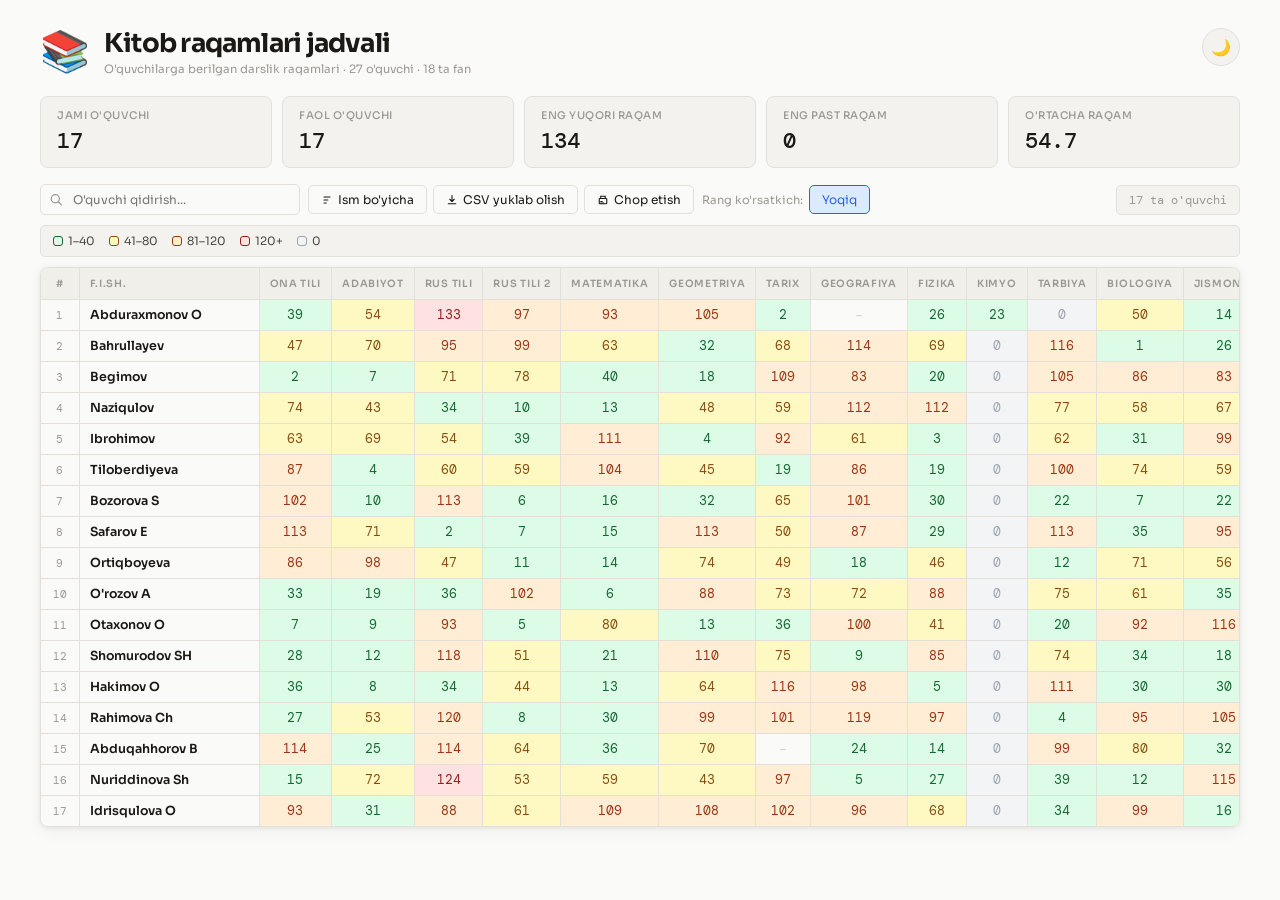
<file: index.html>
<!DOCTYPE html>
<html lang="uz" data-theme="light">
<head>
<meta charset="UTF-8"/>
<meta name="viewport" content="width=device-width, initial-scale=1.0"/>
<title>Kitob raqamlari jadvali</title>
<link href="https://fonts.googleapis.com/css2?family=DM+Mono:wght@400;500&family=Sora:wght@300;400;500;600;700&display=swap" rel="stylesheet"/>
<link rel="stylesheet" href="style.css"/>
</head>
<body>
<div class="page-header">
  <div class="header-left">
    <div class="page-icon">📚</div>
    <div>
      <h1>Kitob raqamlari jadvali</h1>
      <p class="page-meta">O'quvchilarga berilgan darslik raqamlari · 27 o'quvchi · 18 ta fan</p>
    </div>
  </div>
  <button class="theme-toggle" id="themeToggle" title="Mavzuni o'zgartirish">
    <span class="theme-icon">🌙</span>
  </button>
</div>

<!-- STATISTIKA PANELI -->
<div class="stats-bar" id="statsBar">
  <div class="stat-card">
    <span class="stat-label">Jami o'quvchi</span>
    <span class="stat-value" id="statTotal">27</span>
  </div>
  <div class="stat-card">
    <span class="stat-label">Faol o'quvchi</span>
    <span class="stat-value" id="statActive">–</span>
  </div>
  <div class="stat-card">
    <span class="stat-label">Eng yuqori raqam</span>
    <span class="stat-value" id="statMax">–</span>
  </div>
  <div class="stat-card">
    <span class="stat-label">Eng past raqam</span>
    <span class="stat-value" id="statMin">–</span>
  </div>
  <div class="stat-card">
    <span class="stat-label">O'rtacha raqam</span>
    <span class="stat-value" id="statAvg">–</span>
  </div>
</div>

<div class="controls">
  <div class="search-wrap">
    <svg width="13" height="13" fill="none" viewBox="0 0 16 16"><circle cx="6.5" cy="6.5" r="5" stroke="currentColor" stroke-width="1.5"/><path d="M10.5 10.5L14 14" stroke="currentColor" stroke-width="1.5" stroke-linecap="round"/></svg>
    <input type="text" id="search" placeholder="O'quvchi qidirish..."/>
  </div>

  <div class="btn-group">
    <button class="btn" onclick="sortByName()">
      <svg width="12" height="12" viewBox="0 0 16 16" fill="none"><path d="M4 4h8M4 8h5M4 12h3" stroke="currentColor" stroke-width="1.5" stroke-linecap="round"/></svg>
      Ism bo'yicha
    </button>
    <button class="btn" onclick="exportCSV()">
      <svg width="12" height="12" viewBox="0 0 16 16" fill="none"><path d="M8 2v8M5 7l3 3 3-3M3 13h10" stroke="currentColor" stroke-width="1.5" stroke-linecap="round" stroke-linejoin="round"/></svg>
      CSV yuklab olish
    </button>
    <button class="btn" onclick="window.print()">
      <svg width="12" height="12" viewBox="0 0 16 16" fill="none"><rect x="3" y="6" width="10" height="7" rx="1" stroke="currentColor" stroke-width="1.5"/><path d="M5 6V3h6v3M5 10h2M5 12h4" stroke="currentColor" stroke-width="1.5" stroke-linecap="round"/></svg>
      Chop etish
    </button>
  </div>

  <div class="filter-wrap">
    <label class="filter-label">Rang ko'rsatkich:</label>
    <button class="btn btn-toggle active" id="colorToggle" onclick="toggleColor()">
      <span id="colorToggleText">Yoqiq</span>
    </button>
  </div>

  <span class="count-badge" id="count">27 ta o'quvchi</span>
</div>

<!-- COLOR LEGEND -->
<div class="legend" id="legend">
  <span class="legend-item"><span class="legend-dot dot-low"></span>1–40</span>
  <span class="legend-item"><span class="legend-dot dot-mid"></span>41–80</span>
  <span class="legend-item"><span class="legend-dot dot-high"></span>81–120</span>
  <span class="legend-item"><span class="legend-dot dot-top"></span>120+</span>
  <span class="legend-item"><span class="legend-dot dot-zero"></span>0</span>
</div>

<div class="table-wrap">
  <table id="mainTable">
    <thead>
      <tr>
        <th onclick="sortByCol(-1)">#</th>
        <th onclick="sortByCol(-2)">F.I.SH. <span class="sort-arrow" id="arrow-name"></span></th>
        <th onclick="sortByCol(0)">Ona tili <span class="sort-arrow" id="arrow-0"></span></th>
        <th onclick="sortByCol(1)">Adabiyot <span class="sort-arrow" id="arrow-1"></span></th>
        <th onclick="sortByCol(2)">Rus tili <span class="sort-arrow" id="arrow-2"></span></th>
        <th onclick="sortByCol(3)">Rus tili 2 <span class="sort-arrow" id="arrow-3"></span></th>
        <th onclick="sortByCol(4)">Matematika <span class="sort-arrow" id="arrow-4"></span></th>
        <th onclick="sortByCol(5)">Geometriya <span class="sort-arrow" id="arrow-5"></span></th>
        <th onclick="sortByCol(6)">Tarix <span class="sort-arrow" id="arrow-6"></span></th>
        <th onclick="sortByCol(7)">Geografiya <span class="sort-arrow" id="arrow-7"></span></th>
        <th onclick="sortByCol(8)">Fizika <span class="sort-arrow" id="arrow-8"></span></th>
        <th onclick="sortByCol(9)">Kimyo <span class="sort-arrow" id="arrow-9"></span></th>
        <th onclick="sortByCol(10)">Tarbiya <span class="sort-arrow" id="arrow-10"></span></th>
        <th onclick="sortByCol(11)">Biologiya <span class="sort-arrow" id="arrow-11"></span></th>
        <th onclick="sortByCol(12)">Jismoniy <span class="sort-arrow" id="arrow-12"></span></th>
        <th onclick="sortByCol(13)">Harbiya <span class="sort-arrow" id="arrow-13"></span></th>
        <th onclick="sortByCol(14)">Texnologiya <span class="sort-arrow" id="arrow-14"></span></th>
        <th onclick="sortByCol(15)">Axborot <span class="sort-arrow" id="arrow-15"></span></th>
        <th onclick="sortByCol(16)">Oz. tarix <span class="sort-arrow" id="arrow-16"></span></th>
        <th onclick="sortByCol(17)">Yor. tarix <span class="sort-arrow" id="arrow-17"></span></th>
        <th onclick="sortByCol(18)">Jami <span class="sort-arrow" id="arrow-sum"></span></th>
        <th onclick="sortByCol(19)">O'rtacha <span class="sort-arrow" id="arrow-avg"></span></th>
      </tr>
    </thead>
    <tbody id="tbody"></tbody>
  </table>
</div>

<!-- O'QUVCHI PROFIL MODALI -->
<div class="modal-overlay" id="modalOverlay" onclick="closeModal()">
  <div class="modal" onclick="event.stopPropagation()">
    <button class="modal-close" onclick="closeModal()">✕</button>
    <div class="modal-header">
      <div class="modal-avatar" id="modalAvatar"></div>
      <div>
        <h2 class="modal-name" id="modalName"></h2>
        <p class="modal-sub" id="modalSub"></p>
      </div>
    </div>
    <div class="modal-stats" id="modalStats"></div>
    <div class="modal-books" id="modalBooks"></div>
  </div>
</div>

<script src="script.js"></script>
</body>
</html>
</file>
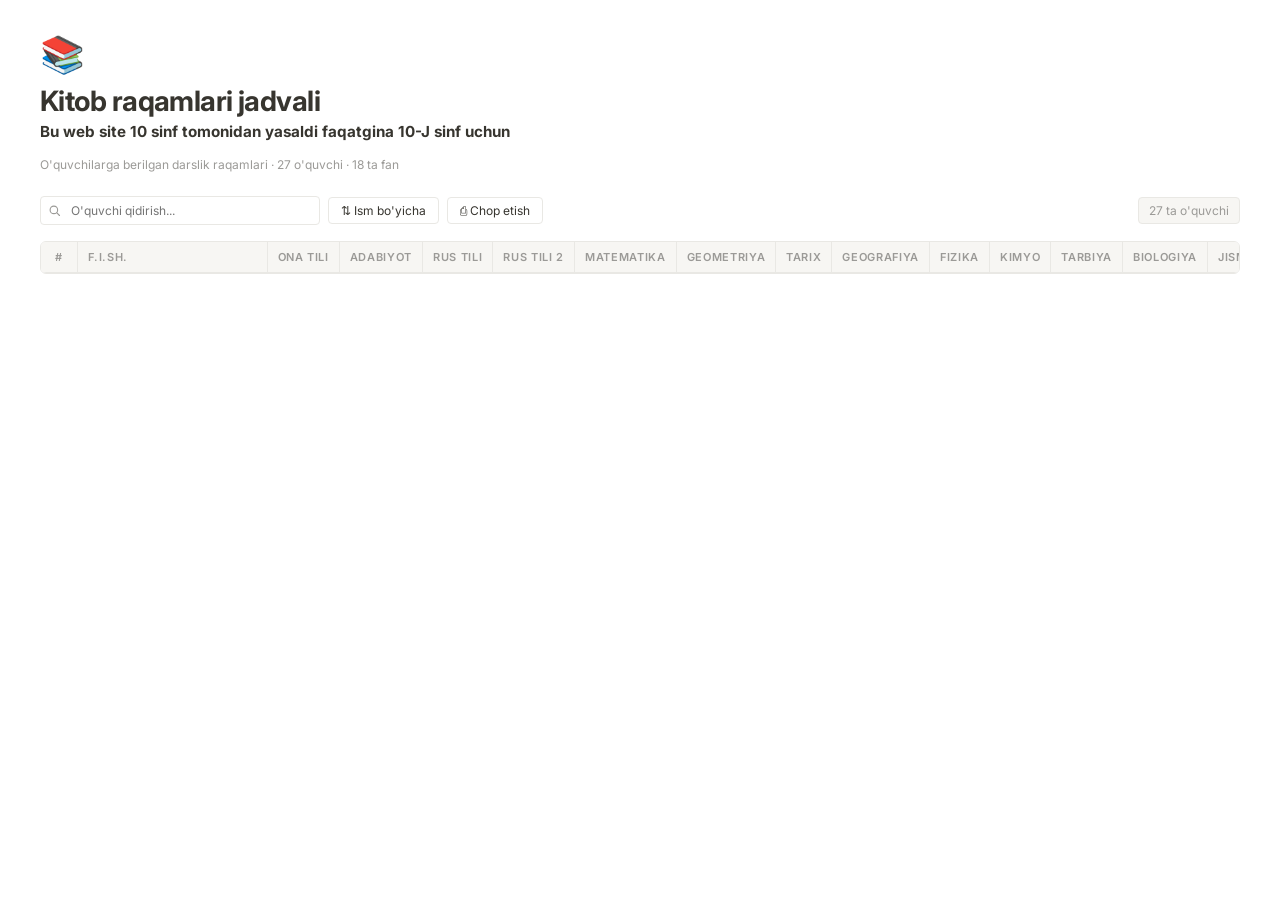
<file: index (4).html>
<!DOCTYPE html>
<html lang="uz">
<head>
<meta charset="UTF-8"/>
<meta name="viewport" content="width=device-width, initial-scale=1.0"/>
<title>Kitob raqamlari jadvali</title>
<link href="https://fonts.googleapis.com/css2?family=Inter:wght@300;400;500;600&display=swap" rel="stylesheet"/>
<link rel="stylesheet" href="style (1).css"/>
</head>
<body>
<div class="page-icon">📚</div>
<h1>Kitob raqamlari jadvali</h1>
  <h3>Bu web site 10 sinf tomonidan yasaldi faqatgina 10-J sinf uchun </h3>
  <br>
<p class="page-meta">O'quvchilarga berilgan darslik raqamlari · 27 o'quvchi · 18 ta fan</p>
<div class="controls">
  <div class="search-wrap">
    <svg width="12" height="12" fill="none" viewBox="0 0 16 16"><circle cx="6.5" cy="6.5" r="5" stroke="currentColor" stroke-width="1.5"/><path d="M10.5 10.5L14 14" stroke="currentColor" stroke-width="1.5" stroke-linecap="round"/></svg>
    <input type="text" id="search" placeholder="O'quvchi qidirish..."/>
  </div>
  <button class="btn" onclick="sortByName()">⇅ Ism bo'yicha</button>
  <button class="btn" onclick="window.print()">⎙ Chop etish</button>
  <span class="count-badge" id="count">27 ta o'quvchi</span>
</div>
<div class="table-wrap">
  <table>
    <thead>
      <tr>
        <th>#</th><th>F.I.SH.</th><th>Ona tili</th><th>Adabiyot</th>
        <th>Rus tili</th><th>Rus tili 2</th><th>Matematika</th><th>Geometriya</th>
        <th>Tarix</th><th>Geografiya</th><th>Fizika</th><th>Kimyo</th>
        <th>Tarbiya</th><th>Biologiya</th><th>Jismoniy</th><th>Harbiya</th>
        <th>Texnologiya</th><th>Axborot</th><th>Oz. tarix</th><th>Yor. tarix</th>
      </tr>
    </thead>
    <tbody id="tbody"></tbody>
  </table>
</div>
<script src="script.js"></script>
</body>
</html>
</file>
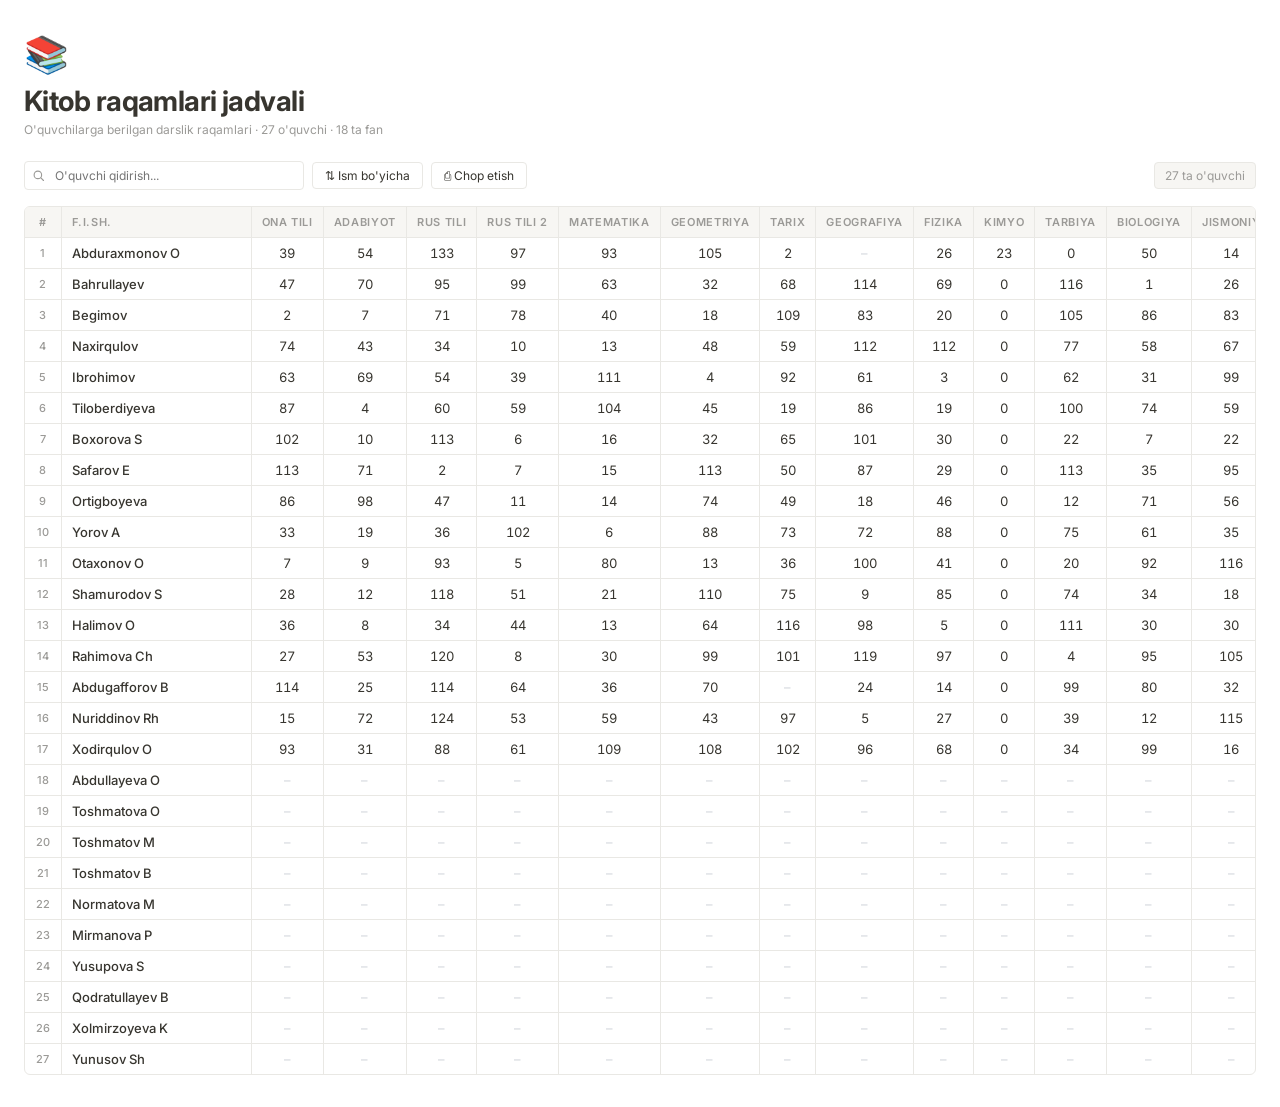
<file: students-table (2).html>
<!DOCTYPE html>
<html lang="uz">

<head>
  <meta charset="UTF-8" />
  <meta name="viewport" content="width=device-width, initial-scale=1.0" />
  <title>Kitob raqamlari jadvali</title>
  <link href="https://fonts.googleapis.com/css2?family=Inter:wght@300;400;500;600&display=swap" rel="stylesheet" />
  <style>
    * {
      box-sizing: border-box;
      margin: 0;
      padding: 0
    }

    :root {
      --bg: #fff;
      --surface: #f7f6f3;
      --border: #e9e8e4;
      --text: #37352f;
      --muted: #9b9a97;
      --hover: #f1f0ed;
      --head-bg: #f7f6f3
    }

    body {
      font-family: 'Inter', sans-serif;
      background: var(--bg);
      color: var(--text);
      font-size: 13px;
      padding: 32px 24px;
      min-height: 100vh
    }

    .page-icon {
      font-size: 36px;
      margin-bottom: 8px
    }

    h1 {
      font-size: 28px;
      font-weight: 700;
      letter-spacing: -.02em;
      margin-bottom: 4px
    }

    .page-meta {
      color: var(--muted);
      font-size: 12px;
      margin-bottom: 24px
    }

    .controls {
      display: flex;
      gap: 8px;
      margin-bottom: 16px;
      flex-wrap: wrap;
      align-items: center
    }

    .search-wrap {
      position: relative;
      flex: 1;
      min-width: 180px;
      max-width: 280px
    }

    .search-wrap input {
      width: 100%;
      padding: 6px 10px 6px 30px;
      border: 1px solid var(--border);
      border-radius: 4px;
      font-family: inherit;
      font-size: 12px;
      background: var(--bg);
      color: var(--text);
      outline: none
    }

    .search-wrap input:focus {
      border-color: #a8a29e
    }

    .search-wrap svg {
      position: absolute;
      left: 9px;
      top: 50%;
      transform: translateY(-50%);
      color: var(--muted)
    }

    .btn {
      padding: 5px 12px;
      border: 1px solid var(--border);
      border-radius: 4px;
      font-size: 12px;
      font-family: inherit;
      background: var(--bg);
      color: var(--text);
      cursor: pointer;
      display: flex;
      align-items: center;
      gap: 5px;
      transition: background .15s
    }

    .btn:hover {
      background: var(--hover)
    }

    .count-badge {
      background: var(--surface);
      border: 1px solid var(--border);
      border-radius: 4px;
      padding: 5px 10px;
      font-size: 12px;
      color: var(--muted);
      margin-left: auto
    }

    .table-wrap {
      overflow-x: auto;
      border: 1px solid var(--border);
      border-radius: 6px
    }

    table {
      width: 100%;
      border-collapse: collapse;
      min-width: 1400px
    }

    thead tr {
      background: var(--head-bg)
    }

    th {
      padding: 8px 10px;
      text-align: center;
      font-size: 11px;
      font-weight: 600;
      color: var(--muted);
      text-transform: uppercase;
      letter-spacing: .06em;
      border-bottom: 1px solid var(--border);
      border-right: 1px solid var(--border);
      white-space: nowrap;
      position: sticky;
      top: 0;
      background: var(--head-bg);
      z-index: 2
    }

    th:first-child {
      text-align: center;
      min-width: 36px;
      position: sticky;
      left: 0;
      z-index: 3;
      background: var(--head-bg)
    }

    th:nth-child(2) {
      text-align: left;
      min-width: 190px;
      position: sticky;
      left: 36px;
      z-index: 3;
      background: var(--head-bg)
    }

    th:last-child {
      border-right: none
    }

    tbody tr {
      border-bottom: 1px solid var(--border);
      transition: background .1s
    }

    tbody tr:last-child {
      border-bottom: none
    }

    tbody tr:hover {
      background: var(--hover)
    }

    td {
      padding: 7px 10px;
      text-align: center;
      border-right: 1px solid var(--border);
      font-size: 13px;
      white-space: nowrap
    }

    td:first-child {
      font-size: 11px;
      color: var(--muted);
      font-weight: 500;
      position: sticky;
      left: 0;
      background: inherit;
      z-index: 1
    }

    td:nth-child(2) {
      text-align: left;
      font-weight: 500;
      position: sticky;
      left: 36px;
      background: inherit;
      z-index: 1
    }

    td:last-child {
      border-right: none
    }

    .num {
      font-variant-numeric: tabular-nums;
      color: var(--text)
    }

    .empty {
      color: #d1d5db
    }

    @media print {
      .controls {
        display: none
      }

      .table-wrap {
        border: none
      }

      th,
      td {
        font-size: 10px;
        padding: 4px 6px
      }
    }
  </style>
</head>

<body>

  <div class="page-icon">📚</div>
  <h1>Kitob raqamlari jadvali</h1>
  <p class="page-meta">O'quvchilarga berilgan darslik raqamlari · 27 o'quvchi · 18 ta fan</p>

  <div class="controls">
    <div class="search-wrap">
      <svg width="12" height="12" fill="none" viewBox="0 0 16 16">
        <circle cx="6.5" cy="6.5" r="5" stroke="currentColor" stroke-width="1.5" />
        <path d="M10.5 10.5L14 14" stroke="currentColor" stroke-width="1.5" stroke-linecap="round" />
      </svg>
      <input type="text" id="search" placeholder="O'quvchi qidirish..." />
    </div>
    <button class="btn" onclick="sortByName()">⇅ Ism bo'yicha</button>
    <button class="btn" onclick="window.print()">⎙ Chop etish</button>
    <span class="count-badge" id="count">27 ta o'quvchi</span>
  </div>

  <div class="table-wrap">
    <table id="mainTable">
      <thead>
        <tr>
          <th>#</th>
          <th>F.I.SH.</th>
          <th>Ona tili</th>
          <th>Adabiyot</th>
          <th>Rus tili</th>
          <th>Rus tili 2</th>
          <th>Matematika</th>
          <th>Geometriya</th>
          <th>Tarix</th>
          <th>Geografiya</th>
          <th>Fizika</th>
          <th>Kimyo</th>
          <th>Tarbiya</th>
          <th>Biologiya</th>
          <th>Jismoniy</th>
          <th>Harbiya</th>
          <th>Texnologiya</th>
          <th>Axborot</th>
          <th>Oz. tarix</th>
          <th>Yor. tarix</th>
        </tr>
      </thead>
      <tbody id="tbody"></tbody>
    </table>
  </div>

  <script>
    const students = [
      { n: 1, name: "Abduraxmonov O", r: [39, 54, 133, 97, 93, 105, 2, null, 26, 23, 0, 50, 14, 17, 73, 105, 97, 99, 51] },
      { n: 2, name: "Bahrullayev", r: [47, 70, 95, 99, 63, 32, 68, 114, 69, 0, 116, 1, 26, 57, 112, 19, 28, 110, null] },
      { n: 3, name: "Begimov", r: [2, 7, 71, 78, 40, 18, 109, 83, 20, 0, 105, 86, 83, 67, 124, 15, 22, 88, null] },
      { n: 4, name: "Naxirqulov", r: [74, 43, 34, 10, 13, 48, 59, 112, 112, 0, 77, 58, 67, 58, 107, 12, 33, 12, null] },
      { n: 5, name: "Ibrohimov", r: [63, 69, 54, 39, 111, 4, 92, 61, 3, 0, 62, 31, 99, 5, 85, 9, 21, 58, null] },
      { n: 6, name: "Tiloberdiyeva", r: [87, 4, 60, 59, 104, 45, 19, 86, 19, 0, 100, 74, 59, 86, 109, 26, 42, 33, null] },
      { n: 7, name: "Boxorova S", r: [102, 10, 113, 6, 16, 32, 65, 101, 30, 0, 22, 7, 22, 65, 90, 25, 40, 79, null] },
      { n: 8, name: "Safarov E", r: [113, 71, 2, 7, 15, 113, 50, 87, 29, 0, 113, 35, 95, 14, 98, 81, 109, 99, null] },
      { n: 9, name: "Ortigboyeva", r: [86, 98, 47, 11, 14, 74, 49, 18, 46, 0, 12, 71, 56, 79, 132, 16, 46, 92, null] },
      { n: 10, name: "Yorov A", r: [33, 19, 36, 102, 6, 88, 73, 72, 88, 0, 75, 61, 35, 72, 28, 23, 11, 6, null] },
      { n: 11, name: "Otaxonov O", r: [7, 9, 93, 5, 80, 13, 36, 100, 41, 0, 20, 92, 116, 73, 37, 24, 112, 28, null] },
      { n: 12, name: "Shamurodov S", r: [28, 12, 118, 51, 21, 110, 75, 9, 85, 0, 74, 34, 18, 93, 134, 116, 56, 6, null] },
      { n: 13, name: "Halimov O", r: [36, 8, 34, 44, 13, 64, 116, 98, 5, 0, 111, 30, 30, 74, 3, 14, 46, 101, null] },
      { n: 14, name: "Rahimova Ch", r: [27, 53, 120, 8, 30, 99, 101, 119, 97, 0, 4, 95, 105, 53, 83, 107, 47, 72, null] },
      { n: 15, name: "Abdugafforov B", r: [114, 25, 114, 64, 36, 70, null, 24, 14, 0, 99, 80, 32, 30, 69, 18, 4, 17, null] },
      { n: 16, name: "Nuriddinov Rh", r: [15, 72, 124, 53, 59, 43, 97, 5, 27, 0, 39, 12, 115, 61, 72, 99, 98, 41, null] },
      { n: 17, name: "Xodirqulov O", r: [93, 31, 88, 61, 109, 108, 102, 96, 68, 0, 34, 99, 16, 31, 26, 97, 30, 24, null] },
      { n: 18, name: "Abdullayeva O", r: [null, null, null, null, null, null, null, null, null, null, null, null, null, null, null, null, null, null, null] },
      { n: 19, name: "Toshmatova O", r: [null, null, null, null, null, null, null, null, null, null, null, null, null, null, null, null, null, null, null] },
      { n: 20, name: "Toshmatov M", r: [null, null, null, null, null, null, null, null, null, null, null, null, null, null, null, null, null, null, null] },
      { n: 21, name: "Toshmatov B", r: [null, null, null, null, null, null, null, null, null, null, null, null, null, null, null, null, null, null, null] },
      { n: 22, name: "Normatova M", r: [null, null, null, null, null, null, null, null, null, null, null, null, null, null, null, null, null, null, null] },
      { n: 23, name: "Mirmanova P", r: [null, null, null, null, null, null, null, null, null, null, null, null, null, null, null, null, null, null, null] },
      { n: 24, name: "Yusupova S", r: [null, null, null, null, null, null, null, null, null, null, null, null, null, null, null, null, null, null, null] },
      { n: 25, name: "Qodratullayev B", r: [null, null, null, null, null, null, null, null, null, null, null, null, null, null, null, null, null, null, null] },
      { n: 26, name: "Xolmirzoyeva K", r: [null, null, null, null, null, null, null, null, null, null, null, null, null, null, null, null, null, null, null] },
      { n: 27, name: "Yunusov Sh", r: [null, null, null, null, null, null, null, null, null, null, null, null, null, null, null, null, null, null, null] },
    ];

    function cell(v) {
      if (v === null || v === undefined) return `<span class="empty">–</span>`;
      return `<span class="num">${v}</span>`;
    }

    function render(data) {
      document.getElementById('tbody').innerHTML = data.map(s => `
    <tr>
      <td>${s.n}</td>
      <td>${s.name}</td>
      ${s.r.map(v => `<td>${cell(v)}</td>`).join('')}
    </tr>`).join('');
      document.getElementById('count').textContent = `${data.length} ta o'quvchi`;
    }

    let asc = true;
    function sortByName() {
      render([...students].sort((a, b) => asc ? a.name.localeCompare(b.name) : b.name.localeCompare(a.name)));
      asc = !asc;
    }

    document.getElementById('search').addEventListener('input', e => {
      render(students.filter(s => s.name.toLowerCase().includes(e.target.value.toLowerCase())));
    });

    render(students);
  </script>
</body>

</html>
</file>
<file: style.css>
/* ── RESET & BASE ── */
*,
*::before,
*::after {
  box-sizing: border-box;
  margin: 0;
  padding: 0;
}

/* ── CSS VARIABLES ── */
:root {
  --bg: #fafaf8;
  --surface: #f3f2ee;
  --surface2: #eceae4;
  --border: #e2e0d9;
  --border2: #d4d1c8;
  --text: #1a1916;
  --text2: #4a4844;
  --muted: #9b9893;
  --hover: #eeede8;
  --head-bg: #f0efe9;
  --accent: #2563eb;
  --accent-light: #dbeafe;
  --shadow: 0 1px 4px rgba(0, 0, 0, .07), 0 4px 16px rgba(0, 0, 0, .05);
  --shadow-modal: 0 8px 40px rgba(0, 0, 0, .18);
  --radius: 8px;
  --radius-sm: 5px;

  /* color bands */
  --c-zero: #f3f4f6;
  --c-zero-t: #9ca3af;
  --c-low: #dcfce7;
  --c-low-t: #166534;
  --c-mid: #fef9c3;
  --c-mid-t: #854d0e;
  --c-high: #ffedd5;
  --c-high-t: #9a3412;
  --c-top: #fee2e2;
  --c-top-t: #991b1b;
}

[data-theme="dark"] {
  --bg: #141412;
  --surface: #1e1d1a;
  --surface2: #262420;
  --border: #2e2c27;
  --border2: #3a3830;
  --text: #f0ede6;
  --text2: #b8b5ae;
  --muted: #6b6965;
  --hover: #232119;
  --head-bg: #1a1916;
  --accent: #60a5fa;
  --accent-light: #1e3a5f;
  --shadow: 0 1px 4px rgba(0, 0, 0, .3), 0 4px 16px rgba(0, 0, 0, .25);
  --shadow-modal: 0 8px 40px rgba(0, 0, 0, .5);
  --c-zero: #1f2937;
  --c-zero-t: #6b7280;
  --c-low: #052e16;
  --c-low-t: #4ade80;
  --c-mid: #1c1500;
  --c-mid-t: #fbbf24;
  --c-high: #1c0a00;
  --c-high-t: #fb923c;
  --c-top: #1c0000;
  --c-top-t: #f87171;
}

/* ── TYPOGRAPHY ── */
body {
  font-family: 'Sora', sans-serif;
  background: var(--bg);
  color: var(--text);
  font-size: 13px;
  min-height: 100vh;
  transition: background .2s, color .2s;
}

/* ── PAGE HEADER ── */
.page-header {
  display: flex;
  justify-content: space-between;
  align-items: flex-start;
  margin-bottom: 20px;
}

.header-left {
  display: flex;
  align-items: center;
  gap: 14px;
}

.page-icon {
  font-size: 40px;
  line-height: 1;
}

h1 {
  font-size: 26px;
  font-weight: 700;
  letter-spacing: -.03em;
  color: var(--text);
  line-height: 1.2;
}

.page-meta {
  color: var(--muted);
  font-size: 11.5px;
  margin-top: 3px;
}

/* ── THEME TOGGLE ── */
.theme-toggle {
  background: var(--surface);
  border: 1px solid var(--border);
  border-radius: 50%;
  width: 38px;
  height: 38px;
  display: flex;
  align-items: center;
  justify-content: center;
  cursor: pointer;
  font-size: 16px;
  transition: background .15s, transform .15s;
  flex-shrink: 0;
}

.theme-toggle:hover {
  background: var(--hover);
  transform: rotate(15deg);
}

/* ── STATS BAR ── */
.stats-bar {
  display: flex;
  gap: 10px;
  flex-wrap: wrap;
  margin-bottom: 16px;
}

.stat-card {
  flex: 1;
  min-width: 120px;
  background: var(--surface);
  border: 1px solid var(--border);
  border-radius: var(--radius);
  padding: 12px 16px;
  display: flex;
  flex-direction: column;
  gap: 4px;
  transition: background .2s;
}

.stat-label {
  font-size: 10.5px;
  color: var(--muted);
  font-weight: 500;
  text-transform: uppercase;
  letter-spacing: .05em;
}

.stat-value {
  font-family: 'DM Mono', monospace;
  font-size: 22px;
  font-weight: 500;
  color: var(--text);
}

/* ── CONTROLS ── */
.controls {
  display: flex;
  gap: 8px;
  margin-bottom: 10px;
  flex-wrap: wrap;
  align-items: center;
}

.search-wrap {
  position: relative;
  flex: 1;
  min-width: 180px;
  max-width: 260px;
}

.search-wrap input {
  width: 100%;
  padding: 7px 10px 7px 32px;
  border: 1px solid var(--border);
  border-radius: var(--radius-sm);
  font-family: 'Sora', sans-serif;
  font-size: 12px;
  background: var(--bg);
  color: var(--text);
  outline: none;
  transition: border-color .15s, background .2s;
}

.search-wrap input:focus {
  border-color: var(--accent);
}

.search-wrap svg {
  position: absolute;
  left: 10px;
  top: 50%;
  transform: translateY(-50%);
  color: var(--muted);
}

.btn-group {
  display: flex;
  gap: 6px;
  flex-wrap: wrap;
}

.btn {
  padding: 6px 12px;
  border: 1px solid var(--border);
  border-radius: var(--radius-sm);
  font-size: 12px;
  font-family: 'Sora', sans-serif;
  background: var(--bg);
  color: var(--text);
  cursor: pointer;
  display: flex;
  align-items: center;
  gap: 5px;
  transition: background .15s, border-color .15s;
  white-space: nowrap;
}

.btn:hover {
  background: var(--hover);
  border-color: var(--border2);
}

.btn.active {
  background: var(--accent-light);
  border-color: var(--accent);
  color: var(--accent);
}

.filter-wrap {
  display: flex;
  align-items: center;
  gap: 6px;
}

.filter-label {
  font-size: 11.5px;
  color: var(--muted);
}

.count-badge {
  background: var(--surface);
  border: 1px solid var(--border);
  border-radius: var(--radius-sm);
  padding: 6px 12px;
  font-size: 12px;
  color: var(--muted);
  margin-left: auto;
  font-family: 'DM Mono', monospace;
  white-space: nowrap;
}

/* ── LEGEND ── */
.legend {
  display: flex;
  gap: 14px;
  align-items: center;
  margin-bottom: 10px;
  flex-wrap: wrap;
  padding: 8px 12px;
  background: var(--surface);
  border: 1px solid var(--border);
  border-radius: var(--radius-sm);
  font-size: 11.5px;
  color: var(--text2);
  transition: opacity .2s;
}

.legend-item {
  display: flex;
  align-items: center;
  gap: 5px;
}

.legend-dot {
  width: 10px;
  height: 10px;
  border-radius: 3px;
  display: inline-block;
}

.dot-low {
  background: var(--c-low);
  border: 1px solid var(--c-low-t);
}

.dot-mid {
  background: var(--c-mid);
  border: 1px solid var(--c-mid-t);
}

.dot-high {
  background: var(--c-high);
  border: 1px solid var(--c-high-t);
}

.dot-top {
  background: var(--c-top);
  border: 1px solid var(--c-top-t);
}

.dot-zero {
  background: var(--c-zero);
  border: 1px solid var(--c-zero-t);
}

/* ── TABLE ── */
.table-wrap {
  overflow-x: auto;
  border: 1px solid var(--border);
  border-radius: var(--radius);
  box-shadow: var(--shadow);
}

table {
  width: 100%;
  border-collapse: collapse;
  min-width: 1500px;
}

thead tr {
  background: var(--head-bg);
}

th {
  padding: 9px 10px;
  text-align: center;
  font-size: 10px;
  font-weight: 600;
  color: var(--muted);
  text-transform: uppercase;
  letter-spacing: .07em;
  border-bottom: 1px solid var(--border);
  border-right: 1px solid var(--border);
  white-space: nowrap;
  position: sticky;
  top: 0;
  background: var(--head-bg);
  z-index: 2;
  cursor: pointer;
  user-select: none;
  transition: background .1s, color .1s;
}

th:hover {
  background: var(--hover);
  color: var(--text);
}

th:first-child {
  min-width: 38px;
  position: sticky;
  left: 0;
  z-index: 3;
  background: var(--head-bg);
}

th:nth-child(2) {
  text-align: left;
  min-width: 180px;
  position: sticky;
  left: 38px;
  z-index: 3;
  background: var(--head-bg);
}

th:last-child,
th:nth-last-child(2) {
  background: var(--surface2);
  color: var(--text2);
}

th:last-child {
  border-right: none;
}

.sort-arrow {
  font-size: 9px;
  opacity: .5;
}

tbody tr {
  border-bottom: 1px solid var(--border);
  transition: background .1s;
  cursor: pointer;
}

tbody tr:last-child {
  border-bottom: none;
}

tbody tr:hover {
  background: var(--hover);
}

td {
  padding: 7px 10px;
  text-align: center;
  border-right: 1px solid var(--border);
  font-size: 12.5px;
  white-space: nowrap;
  transition: background .15s;
}

td:first-child {
  font-family: 'DM Mono', monospace;
  font-size: 11px;
  color: var(--muted);
  font-weight: 400;
  position: sticky;
  left: 0;
  background: var(--bg);
  z-index: 1;
}

tbody tr:hover td:first-child {
  background: var(--hover);
}

td:nth-child(2) {
  text-align: left;
  font-weight: 600;
  font-size: 12.5px;
  position: sticky;
  left: 38px;
  background: var(--bg);
  z-index: 1;
}

tbody tr:hover td:nth-child(2) {
  background: var(--hover);
}

td:last-child {
  border-right: none;
}

td:nth-last-child(1),
td:nth-last-child(2) {
  font-family: 'DM Mono', monospace;
  font-weight: 500;
  font-size: 12px;
  background: var(--surface);
}

tbody tr:hover td:nth-last-child(1),
tbody tr:hover td:nth-last-child(2) {
  background: var(--hover);
}

.num {
  font-family: 'DM Mono', monospace;
}

.empty {
  color: var(--border2);
  font-size: 12px;
}

/* ── COLOR BANDS ── */
.color-enabled td.c-zero {
  background: var(--c-zero);
  color: var(--c-zero-t);
}

.color-enabled td.c-low {
  background: var(--c-low);
  color: var(--c-low-t);
}

.color-enabled td.c-mid {
  background: var(--c-mid);
  color: var(--c-mid-t);
}

.color-enabled td.c-high {
  background: var(--c-high);
  color: var(--c-high-t);
}

.color-enabled td.c-top {
  background: var(--c-top);
  color: var(--c-top-t);
}

/* ── MODAL ── */
.modal-overlay {
  position: fixed;
  inset: 0;
  background: rgba(0, 0, 0, .45);
  display: none;
  align-items: center;
  justify-content: center;
  z-index: 100;
  padding: 20px;
  backdrop-filter: blur(3px);
}

.modal-overlay.open {
  display: flex;
}

.modal {
  background: var(--bg);
  border: 1px solid var(--border);
  border-radius: 12px;
  padding: 28px;
  max-width: 480px;
  width: 100%;
  position: relative;
  box-shadow: var(--shadow-modal);
  animation: modalIn .2s ease;
}

@keyframes modalIn {
  from {
    transform: scale(.94) translateY(8px);
    opacity: 0;
  }

  to {
    transform: scale(1) translateY(0);
    opacity: 1;
  }
}

.modal-close {
  position: absolute;
  top: 14px;
  right: 14px;
  background: var(--surface);
  border: 1px solid var(--border);
  border-radius: 50%;
  width: 30px;
  height: 30px;
  cursor: pointer;
  font-size: 12px;
  color: var(--text2);
  display: flex;
  align-items: center;
  justify-content: center;
  transition: background .15s;
}

.modal-close:hover {
  background: var(--hover);
}

.modal-header {
  display: flex;
  align-items: center;
  gap: 16px;
  margin-bottom: 20px;
}

.modal-avatar {
  width: 52px;
  height: 52px;
  border-radius: 12px;
  background: var(--accent-light);
  display: flex;
  align-items: center;
  justify-content: center;
  font-size: 22px;
  font-weight: 700;
  color: var(--accent);
  flex-shrink: 0;
}

.modal-name {
  font-size: 18px;
  font-weight: 700;
  margin-bottom: 3px;
}

.modal-sub {
  font-size: 11.5px;
  color: var(--muted);
}

.modal-stats {
  display: grid;
  grid-template-columns: repeat(3, 1fr);
  gap: 10px;
  margin-bottom: 18px;
}

.mstat {
  background: var(--surface);
  border: 1px solid var(--border);
  border-radius: var(--radius-sm);
  padding: 10px 12px;
  text-align: center;
}

.mstat-val {
  font-family: 'DM Mono', monospace;
  font-size: 20px;
  font-weight: 500;
  color: var(--text);
  display: block;
}

.mstat-lbl {
  font-size: 10px;
  color: var(--muted);
  text-transform: uppercase;
  letter-spacing: .05em;
}

.modal-books {
  display: flex;
  flex-direction: column;
  gap: 5px;
}

.mbook-row {
  display: flex;
  justify-content: space-between;
  align-items: center;
  padding: 6px 10px;
  border-radius: 5px;
  font-size: 12px;
}

.mbook-row:nth-child(odd) {
  background: var(--surface);
}

.mbook-name {
  color: var(--text2);
}

.mbook-num {
  font-family: 'DM Mono', monospace;
  font-weight: 500;
  color: var(--text);
}

.mbook-empty {
  color: var(--muted);
  font-size: 11px;
}

/* ── RESPONSIVE ── */
@media (max-width: 600px) {
  body {
    padding: 14px 10px;
  }

  h1 {
    font-size: 18px;
  }

  .page-icon {
    font-size: 28px;
  }

  .stats-bar {
    gap: 6px;
  }

  .stat-card {
    min-width: 90px;
    padding: 9px 12px;
  }

  .stat-value {
    font-size: 18px;
  }

  .controls {
    gap: 5px;
  }

  .search-wrap {
    max-width: 100%;
    flex: 1 1 100%;
  }

  .btn {
    font-size: 11px;
    padding: 5px 8px;
  }

  table {
    min-width: 1000px;
  }

  th,
  td {
    font-size: 10.5px;
    padding: 5px 7px;
  }

  th:nth-child(2),
  td:nth-child(2) {
    min-width: 120px;
  }

  .modal {
    padding: 20px;
  }

  .modal-stats {
    grid-template-columns: repeat(2, 1fr);
  }
}

@media (min-width: 601px) and (max-width: 1024px) {
  body {
    padding: 20px 16px;
  }

  h1 {
    font-size: 22px;
  }

  table {
    min-width: 1200px;
  }

  th,
  td {
    font-size: 11.5px;
    padding: 6px 8px;
  }
}

@media (min-width: 1025px) {
  body {
    padding: 28px 40px;
  }
}

@media print {

  .controls,
  .stats-bar,
  .legend,
  .theme-toggle {
    display: none;
  }

  .table-wrap {
    border: none;
    box-shadow: none;
  }

  th,
  td {
    font-size: 9.5px;
    padding: 4px 5px;
  }

  body {
    font-size: 10px;
  }
}
</file>
<file: style (1).css>
* {
  box-sizing: border-box;
  margin: 0;
  padding: 0
}

:root {
  --bg: #fff;
  --surface: #f7f6f3;
  --border: #e9e8e4;
  --text: #37352f;
  --muted: #9b9a97;
  --hover: #f1f0ed;
  --head-bg: #f7f6f3
}

body {
  font-family: 'Inter', sans-serif;
  background: var(--bg);
  color: var(--text);
  font-size: 13px;
  min-height: 100vh
}

.page-icon {
  font-size: 36px;
  margin-bottom: 8px
}

h1 {
  font-size: 28px;
  font-weight: 700;
  letter-spacing: -.02em;
  margin-bottom: 4px
}

.page-meta {
  color: var(--muted);
  font-size: 12px;
  margin-bottom: 24px
}

.controls {
  display: flex;
  gap: 8px;
  margin-bottom: 16px;
  flex-wrap: wrap;
  align-items: center
}

.search-wrap {
  position: relative;
  flex: 1;
  min-width: 180px;
  max-width: 280px
}

.search-wrap input {
  width: 100%;
  padding: 6px 10px 6px 30px;
  border: 1px solid var(--border);
  border-radius: 4px;
  font-family: inherit;
  font-size: 12px;
  background: var(--bg);
  color: var(--text);
  outline: none
}

.search-wrap input:focus {
  border-color: #a8a29e
}

.search-wrap svg {
  position: absolute;
  left: 9px;
  top: 50%;
  transform: translateY(-50%);
  color: var(--muted)
}

.btn {
  padding: 5px 12px;
  border: 1px solid var(--border);
  border-radius: 4px;
  font-size: 12px;
  font-family: inherit;
  background: var(--bg);
  color: var(--text);
  cursor: pointer;
  display: flex;
  align-items: center;
  gap: 5px;
  transition: background .15s
}

.btn:hover {
  background: var(--hover)
}

.count-badge {
  background: var(--surface);
  border: 1px solid var(--border);
  border-radius: 4px;
  padding: 5px 10px;
  font-size: 12px;
  color: var(--muted);
  margin-left: auto
}

.table-wrap {
  overflow-x: auto;
  border: 1px solid var(--border);
  border-radius: 6px
}

table {
  width: 100%;
  border-collapse: collapse;
  min-width: 1400px
}

thead tr {
  background: var(--head-bg)
}

th {
  padding: 8px 10px;
  text-align: center;
  font-size: 11px;
  font-weight: 600;
  color: var(--muted);
  text-transform: uppercase;
  letter-spacing: .06em;
  border-bottom: 1px solid var(--border);
  border-right: 1px solid var(--border);
  white-space: nowrap;
  position: sticky;
  top: 0;
  background: var(--head-bg);
  z-index: 2
}

th:first-child {
  min-width: 36px;
  position: sticky;
  left: 0;
  z-index: 3;
  background: var(--head-bg)
}

th:nth-child(2) {
  text-align: left;
  min-width: 190px;
  position: sticky;
  left: 36px;
  z-index: 3;
  background: var(--head-bg)
}

th:last-child {
  border-right: none
}

tbody tr {
  border-bottom: 1px solid var(--border);
  transition: background .1s
}

tbody tr:last-child {
  border-bottom: none
}

tbody tr:hover {
  background: var(--hover)
}

td {
  padding: 7px 10px;
  text-align: center;
  border-right: 1px solid var(--border);
  font-size: 13px;
  white-space: nowrap
}

td:first-child {
  font-size: 11px;
  color: var(--muted);
  font-weight: 500;
  position: sticky;
  left: 0;
  background: inherit;
  z-index: 1
}

td:nth-child(2) {
  text-align: left;
  font-weight: 500;
  position: sticky;
  left: 36px;
  background: inherit;
  z-index: 1
}

td:last-child {
  border-right: none
}

.num {
  font-variant-numeric: tabular-nums;
  color: var(--text)
}

.empty {
  color: #d1d5db
}

/* ── TELEFON (max 600px) ── */
@media(max-width:600px) {
  body {
    padding: 16px 10px
  }

  h1 {
    font-size: 20px
  }

  .page-meta {
    font-size: 11px
  }

  .controls {
    gap: 6px
  }

  .search-wrap {
    max-width: 100%;
    flex: 1 1 100%
  }

  .btn {
    font-size: 11px;
    padding: 5px 8px
  }

  .count-badge {
    font-size: 11px;
    padding: 4px 8px
  }

  table {
    min-width: 900px
  }

  th,
  td {
    font-size: 11px;
    padding: 5px 7px
  }

  th:nth-child(2),
  td:nth-child(2) {
    min-width: 130px
  }
}

/* ── TABLET (601px – 1024px) ── */
@media(min-width:601px) and (max-width:1024px) {
  body {
    padding: 24px 16px
  }

  h1 {
    font-size: 24px
  }

  table {
    min-width: 1100px
  }

  th,
  td {
    font-size: 12px;
    padding: 6px 8px
  }
}

/* ── KOMPYUTER (min 1025px) ── */
@media(min-width:1025px) {
  body {
    padding: 32px 40px
  }

  table {
    min-width: 1400px
  }
}

/* ── CHOP ETISH ── */
@media print {
  .controls {
    display: none
  }

  .table-wrap {
    border: none
  }

  th,
  td {
    font-size: 10px;
    padding: 4px 6px
  }
}
</file>
